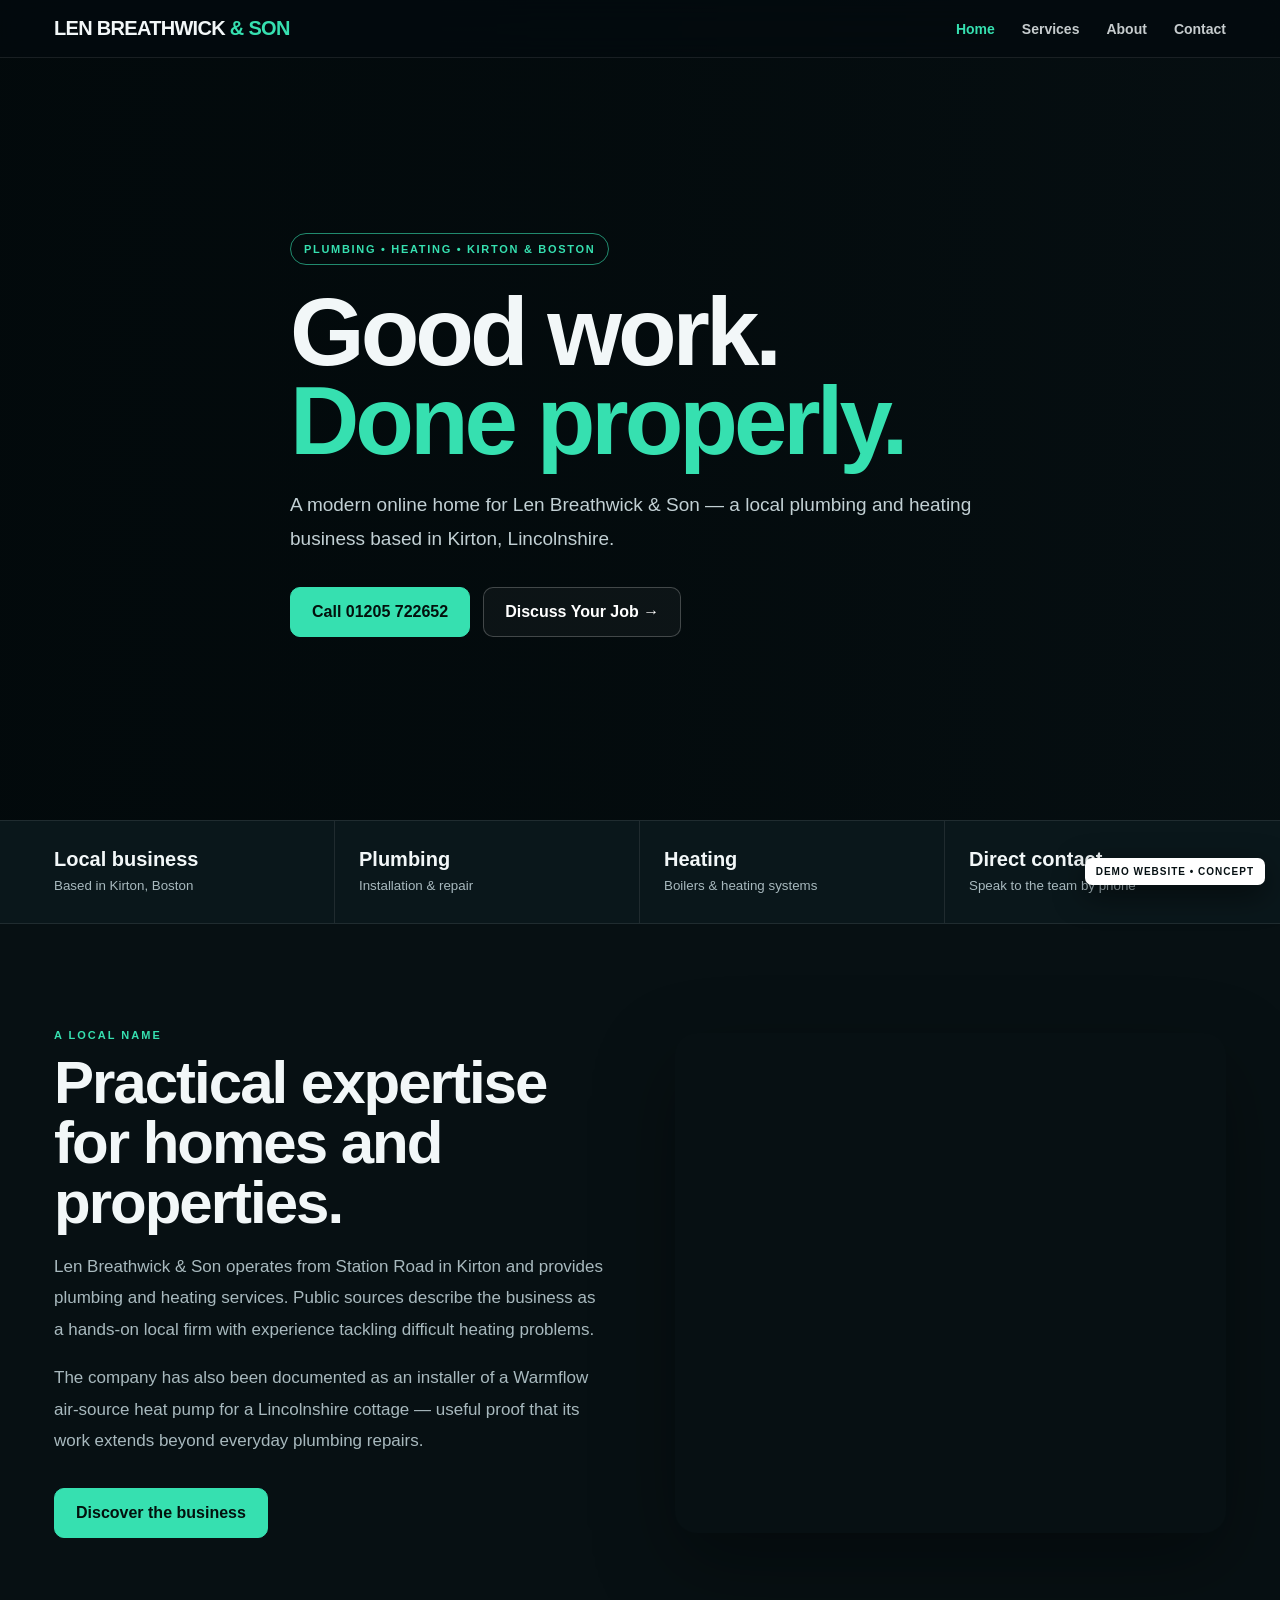
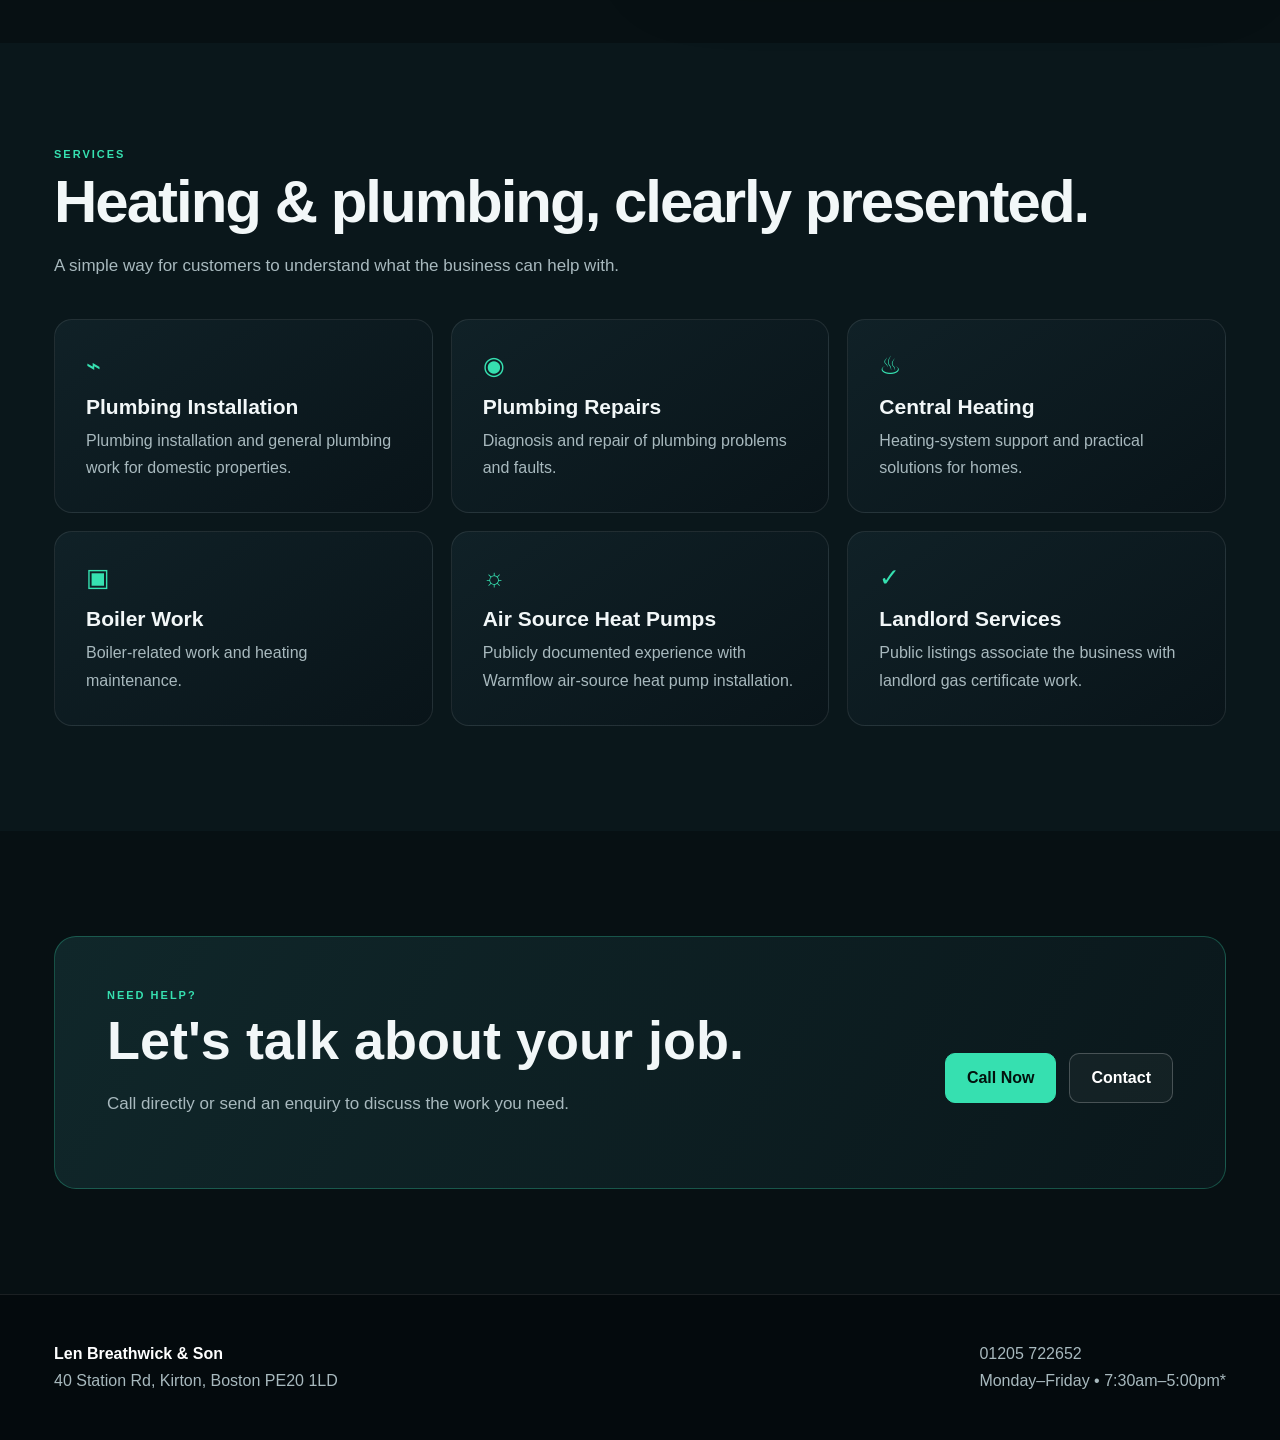
<file: index.html>
<!doctype html><html lang="en"><head><meta charset="utf-8"><meta name="viewport" content="width=device-width,initial-scale=1"><title>Len Breathwick & Son | Plumbing & Heating</title><meta name="description" content="Len Breathwick & Son — local plumbing and heating services in Kirton, Boston and Lincolnshire."><link rel="stylesheet" href="style.css"></head><body><nav class="nav"><div class="navin"><a class="brand" href="index.html">LEN BREATHWICK <i>& SON</i></a><button class="menu" onclick="document.querySelector('.links').classList.toggle('open')">☰</button><div class="links"><a class="active" href="index.html">Home</a><a href="services.html">Services</a><a href="about.html">About</a><a href="contact.html">Contact</a></div></div></nav><header class="hero"><div class="wrap"><span class="eyebrow">PLUMBING • HEATING • KIRTON & BOSTON</span><h1>Good work.<br><span>Done properly.</span></h1><p>A modern online home for Len Breathwick & Son — a local plumbing and heating business based in Kirton, Lincolnshire.</p><div class="actions"><a class="btn" href="tel:01205722652">Call 01205 722652</a><a class="btn alt" href="contact.html">Discuss Your Job →</a></div></div></header><div class="trust"><div class="trustgrid"><div class="trustitem"><strong>Local business</strong><small>Based in Kirton, Boston</small></div><div class="trustitem"><strong>Plumbing</strong><small>Installation & repair</small></div><div class="trustitem"><strong>Heating</strong><small>Boilers & heating systems</small></div><div class="trustitem"><strong>Direct contact</strong><small>Speak to the team by phone</small></div></div></div><section><div class="wrap"><div class="split"><div><div class="kicker">A local name</div><h2 class="sectiontitle">Practical expertise for homes and properties.</h2><p class="lead">Len Breathwick & Son operates from Station Road in Kirton and provides plumbing and heating services. Public sources describe the business as a hands-on local firm with experience tackling difficult heating problems.</p><p class="lead">The company has also been documented as an installer of a Warmflow air-source heat pump for a Lincolnshire cottage — useful proof that its work extends beyond everyday plumbing repairs.</p><div class="actions"><a class="btn" href="about.html">Discover the business</a></div></div><div class="photo"></div></div></div></section><section class="band"><div class="wrap"><div class="kicker">Services</div><h2 class="sectiontitle">Heating & plumbing, clearly presented.</h2><p class="lead">A simple way for customers to understand what the business can help with.</p><div class="cards"><article class="card"><div class="icon">⌁</div><h3>Plumbing Installation</h3><p>Plumbing installation and general plumbing work for domestic properties.</p></article><article class="card"><div class="icon">◉</div><h3>Plumbing Repairs</h3><p>Diagnosis and repair of plumbing problems and faults.</p></article><article class="card"><div class="icon">♨</div><h3>Central Heating</h3><p>Heating-system support and practical solutions for homes.</p></article><article class="card"><div class="icon">▣</div><h3>Boiler Work</h3><p>Boiler-related work and heating maintenance.</p></article><article class="card"><div class="icon">☼</div><h3>Air Source Heat Pumps</h3><p>Publicly documented experience with Warmflow air-source heat pump installation.</p></article><article class="card"><div class="icon">✓</div><h3>Landlord Services</h3><p>Public listings associate the business with landlord gas certificate work.</p></article></div></div></section><section><div class="wrap"><div class="cta"><div><div class="kicker">Need help?</div><h2>Let's talk about your job.</h2><p class="lead">Call directly or send an enquiry to discuss the work you need.</p></div><div class="actions"><a class="btn" href="tel:01205722652">Call Now</a><a class="btn alt" href="contact.html">Contact</a></div></div></div></section><footer><div class="footerin"><div><b>Len Breathwick & Son</b><br>40 Station Rd, Kirton, Boston PE20 1LD</div><div>01205 722652<br>Monday–Friday • 7:30am–5:00pm*</div></div></footer><div class="badge">DEMO WEBSITE • CONCEPT</div></body></html>
</file>
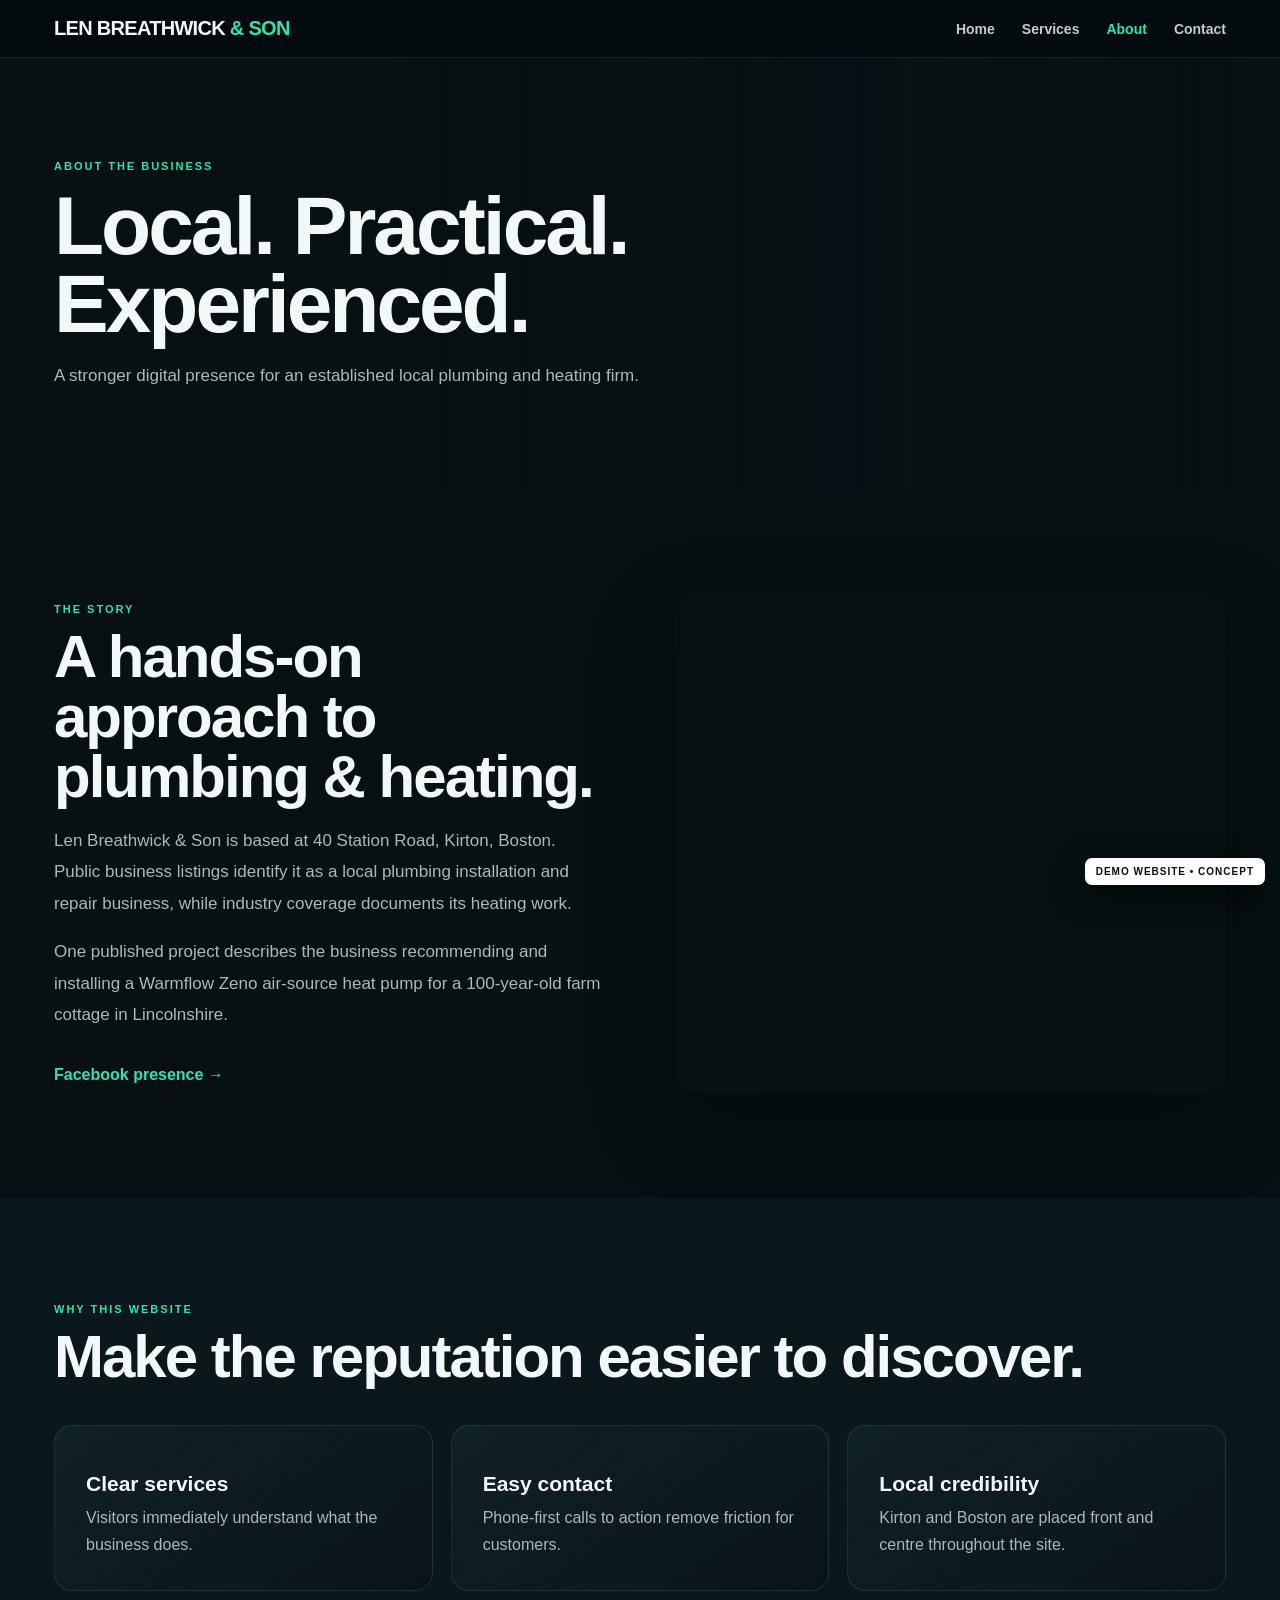
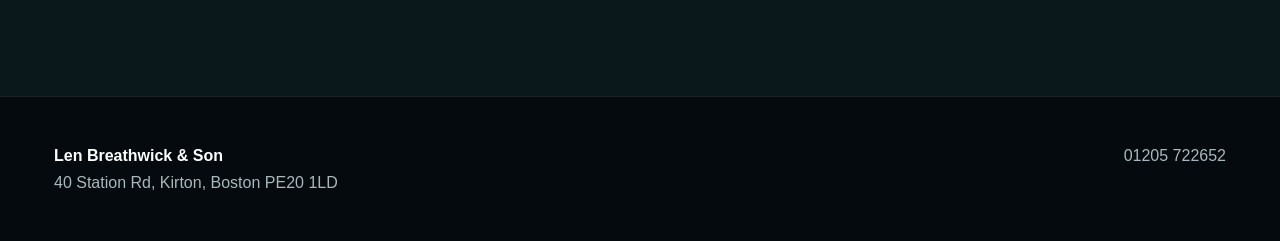
<file: about.html>
<!doctype html><html lang="en"><head><meta charset="utf-8"><meta name="viewport" content="width=device-width,initial-scale=1"><title>About | Len Breathwick & Son</title><link rel="stylesheet" href="style.css"></head><body><nav class="nav"><div class="navin"><a class="brand" href="index.html">LEN BREATHWICK <i>& SON</i></a><button class="menu" onclick="document.querySelector('.links').classList.toggle('open')">☰</button><div class="links"><a href="index.html">Home</a><a href="services.html">Services</a><a class="active" href="about.html">About</a><a href="contact.html">Contact</a></div></div></nav><header class="pagehero"><div class="wrap"><div class="kicker">About the business</div><h1>Local. Practical.<br>Experienced.</h1><p class="lead">A stronger digital presence for an established local plumbing and heating firm.</p></div></header><section><div class="wrap"><div class="split"><div><div class="kicker">The story</div><h2 class="sectiontitle">A hands-on approach to plumbing & heating.</h2><p class="lead">Len Breathwick & Son is based at 40 Station Road, Kirton, Boston. Public business listings identify it as a local plumbing installation and repair business, while industry coverage documents its heating work.</p><p class="lead">One published project describes the business recommending and installing a Warmflow Zeno air-source heat pump for a 100-year-old farm cottage in Lincolnshire.</p><a class="social" href="https://www.facebook.com/" target="_blank" rel="noopener">Facebook presence →</a></div><div class="photo"></div></div></div></section><section class="band"><div class="wrap"><div class="kicker">Why this website</div><h2 class="sectiontitle">Make the reputation easier to discover.</h2><div class="cards"><article class="card"><h3>Clear services</h3><p>Visitors immediately understand what the business does.</p></article><article class="card"><h3>Easy contact</h3><p>Phone-first calls to action remove friction for customers.</p></article><article class="card"><h3>Local credibility</h3><p>Kirton and Boston are placed front and centre throughout the site.</p></article></div></div></section><footer><div class="footerin"><div><b>Len Breathwick & Son</b><br>40 Station Rd, Kirton, Boston PE20 1LD</div><div>01205 722652</div></div></footer><div class="badge">DEMO WEBSITE • CONCEPT</div></body></html>
</file>
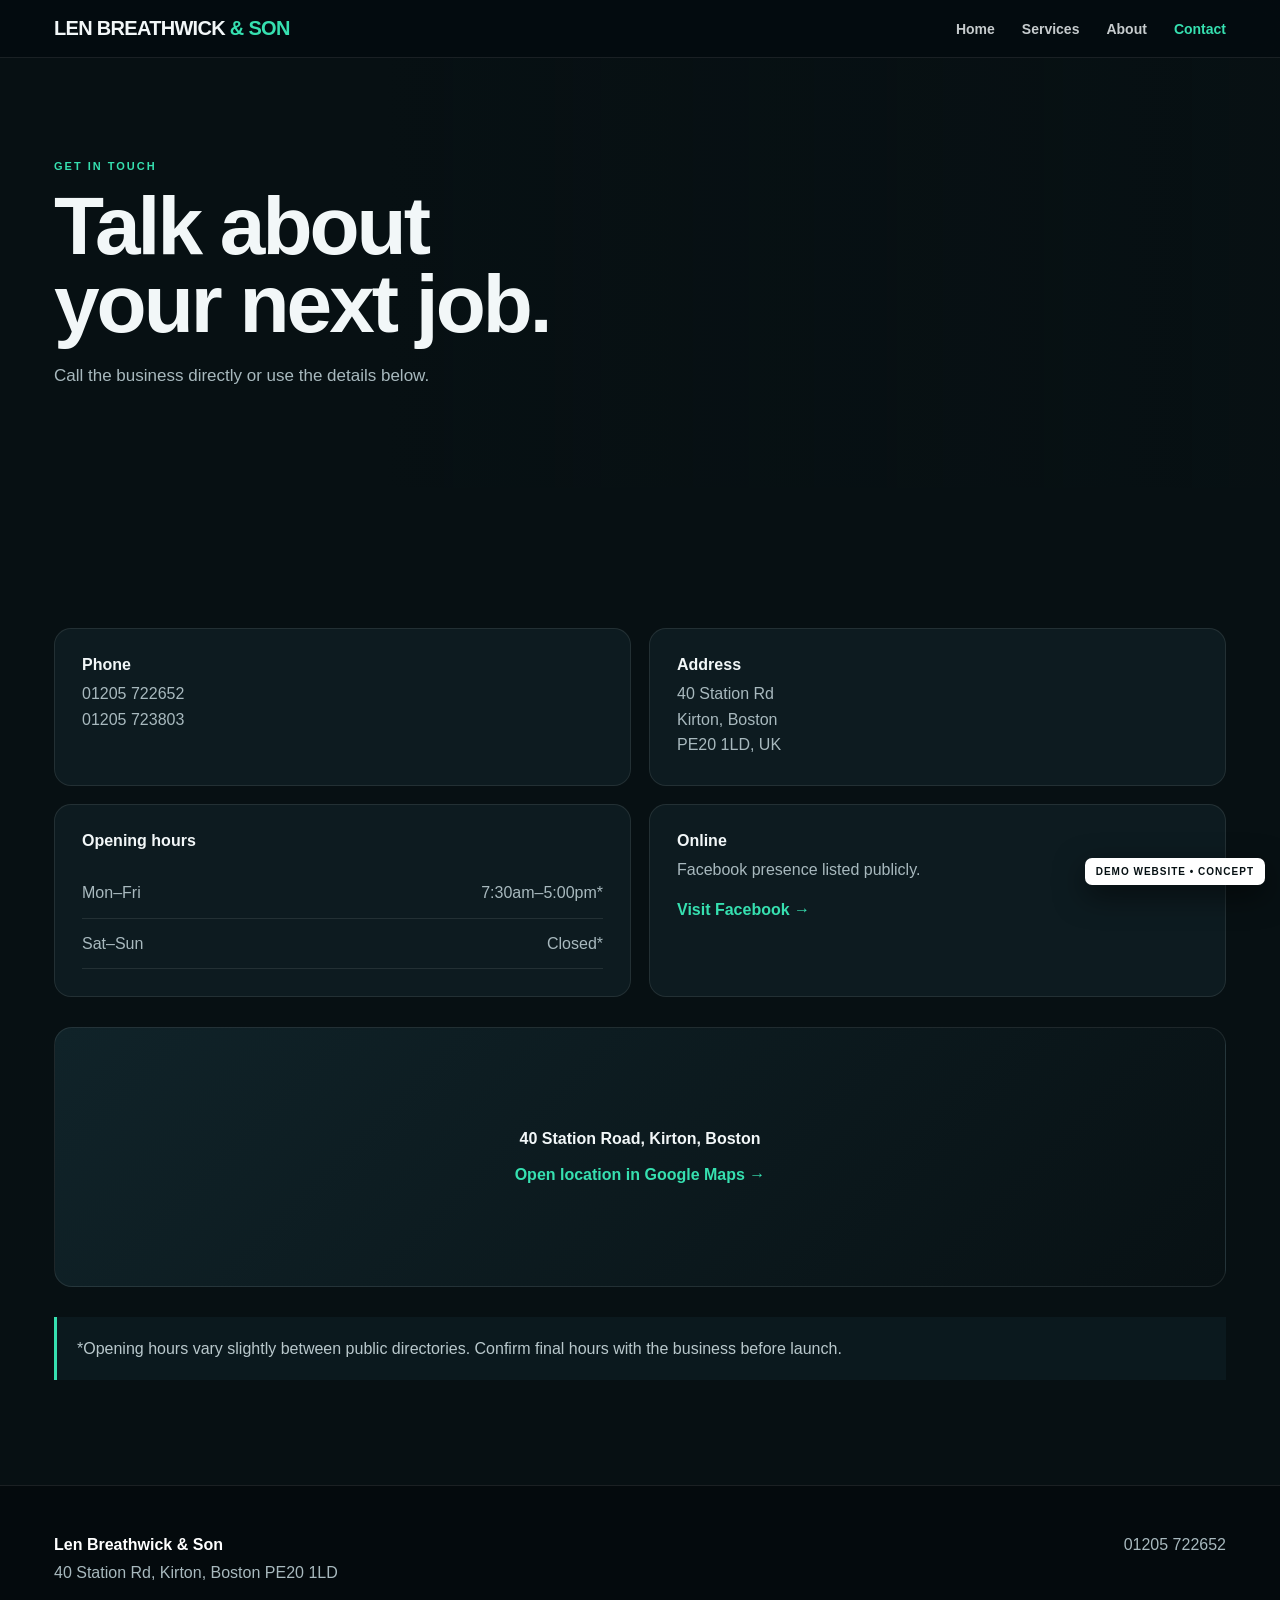
<file: contact.html>
<!doctype html><html lang="en"><head><meta charset="utf-8"><meta name="viewport" content="width=device-width,initial-scale=1"><title>Contact | Len Breathwick & Son</title><link rel="stylesheet" href="style.css"></head><body><nav class="nav"><div class="navin"><a class="brand" href="index.html">LEN BREATHWICK <i>& SON</i></a><button class="menu" onclick="document.querySelector('.links').classList.toggle('open')">☰</button><div class="links"><a href="index.html">Home</a><a href="services.html">Services</a><a href="about.html">About</a><a class="active" href="contact.html">Contact</a></div></div></nav><header class="pagehero"><div class="wrap"><div class="kicker">Get in touch</div><h1>Talk about<br>your next job.</h1><p class="lead">Call the business directly or use the details below.</p></div></header><section><div class="wrap"><div class="contactgrid"><div class="contact"><strong>Phone</strong><span><a href="tel:01205722652">01205 722652</a><br><a href="tel:01205723803">01205 723803</a></span></div><div class="contact"><strong>Address</strong><span>40 Station Rd<br>Kirton, Boston<br>PE20 1LD, UK</span></div><div class="contact"><strong>Opening hours</strong><div class="hours"><div><span>Mon–Fri</span><span>7:30am–5:00pm*</span></div><div><span>Sat–Sun</span><span>Closed*</span></div></div></div><div class="contact"><strong>Online</strong><span>Facebook presence listed publicly.</span><br><a class="social" href="https://www.facebook.com/" target="_blank" rel="noopener">Visit Facebook →</a></div></div><div class="map"><div><strong>40 Station Road, Kirton, Boston</strong><br><br><a href="https://www.google.com/maps/search/?api=1&query=40+Station+Rd%2C+Kirton%2C+Boston+PE20+1LD" target="_blank" rel="noopener">Open location in Google Maps →</a></div></div><div class="note">*Opening hours vary slightly between public directories. Confirm final hours with the business before launch.</div></div></section><footer><div class="footerin"><div><b>Len Breathwick & Son</b><br>40 Station Rd, Kirton, Boston PE20 1LD</div><div><a href="tel:01205722652">01205 722652</a></div></div></footer><div class="badge">DEMO WEBSITE • CONCEPT</div></body></html>
</file>
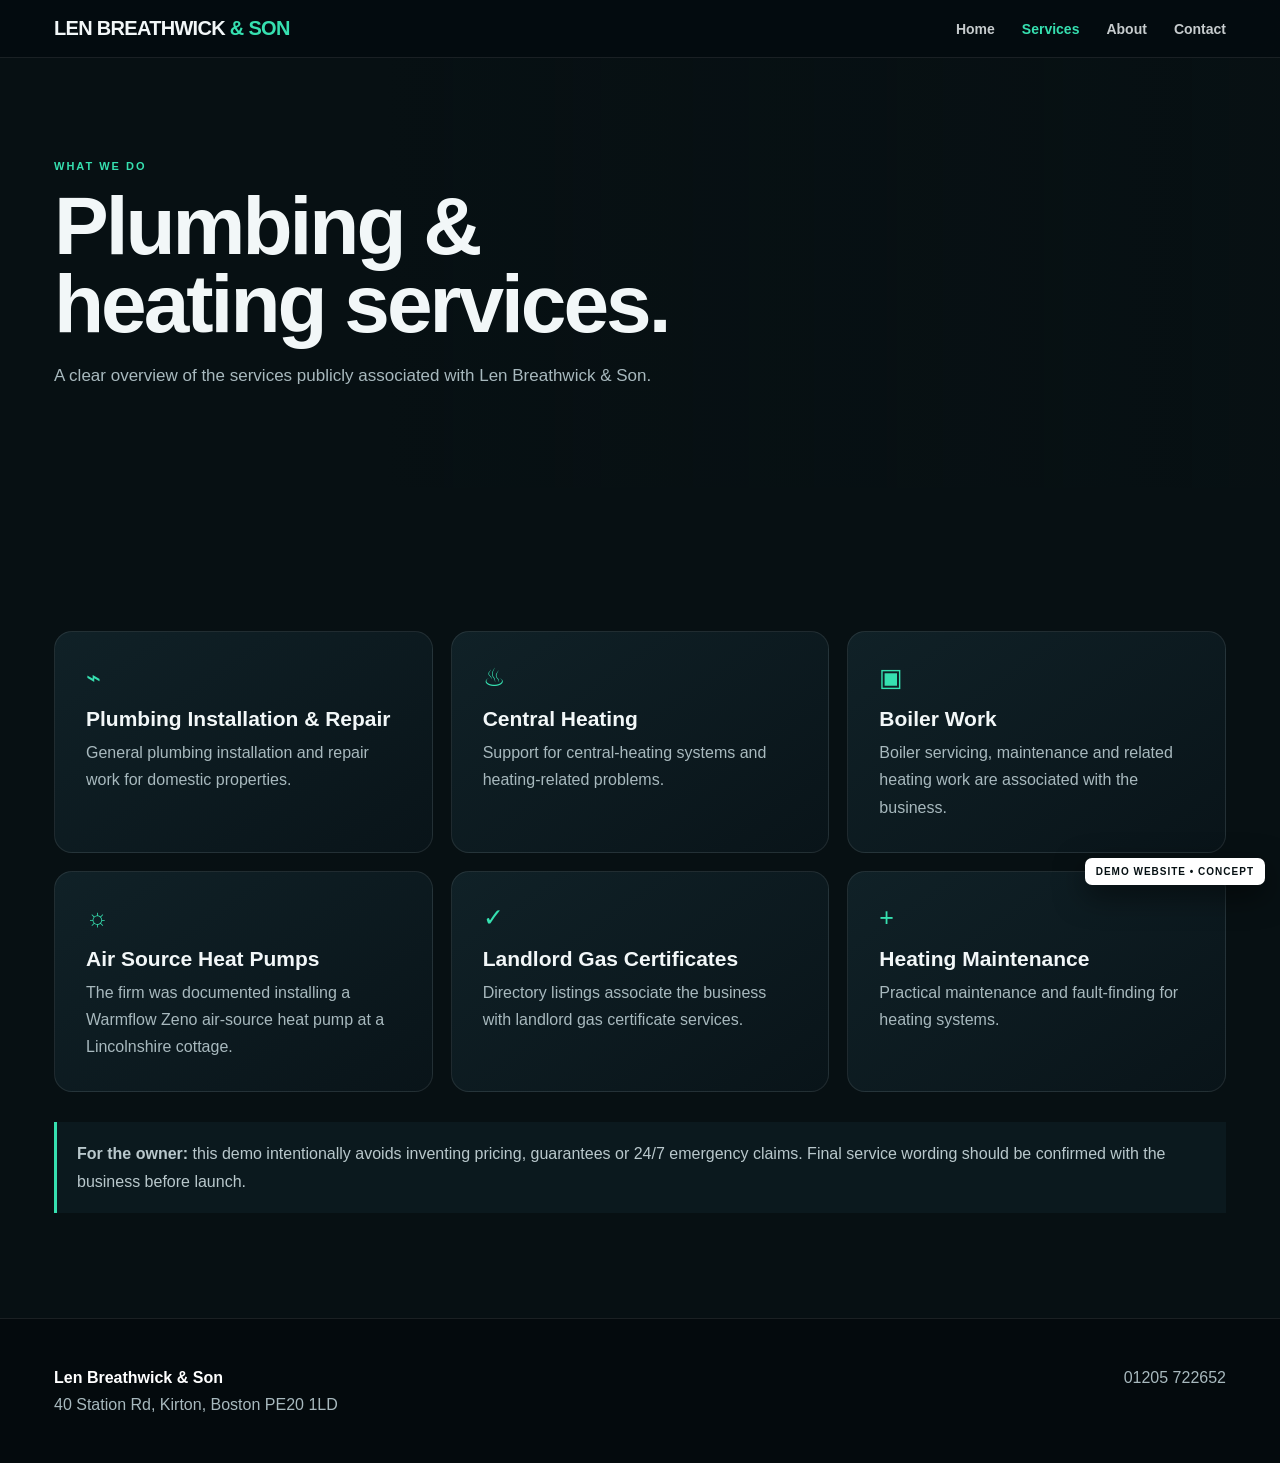
<file: services.html>
<!doctype html><html lang="en"><head><meta charset="utf-8"><meta name="viewport" content="width=device-width,initial-scale=1"><title>Services | Len Breathwick & Son</title><link rel="stylesheet" href="style.css"></head><body><nav class="nav"><div class="navin"><a class="brand" href="index.html">LEN BREATHWICK <i>& SON</i></a><button class="menu" onclick="document.querySelector('.links').classList.toggle('open')">☰</button><div class="links"><a href="index.html">Home</a><a class="active" href="services.html">Services</a><a href="about.html">About</a><a href="contact.html">Contact</a></div></div></nav><header class="pagehero"><div class="wrap"><div class="kicker">What we do</div><h1>Plumbing &<br>heating services.</h1><p class="lead">A clear overview of the services publicly associated with Len Breathwick & Son.</p></div></header><section><div class="wrap"><div class="cards"><article class="card"><div class="icon">⌁</div><h3>Plumbing Installation & Repair</h3><p>General plumbing installation and repair work for domestic properties.</p></article><article class="card"><div class="icon">♨</div><h3>Central Heating</h3><p>Support for central-heating systems and heating-related problems.</p></article><article class="card"><div class="icon">▣</div><h3>Boiler Work</h3><p>Boiler servicing, maintenance and related heating work are associated with the business.</p></article><article class="card"><div class="icon">☼</div><h3>Air Source Heat Pumps</h3><p>The firm was documented installing a Warmflow Zeno air-source heat pump at a Lincolnshire cottage.</p></article><article class="card"><div class="icon">✓</div><h3>Landlord Gas Certificates</h3><p>Directory listings associate the business with landlord gas certificate services.</p></article><article class="card"><div class="icon">+</div><h3>Heating Maintenance</h3><p>Practical maintenance and fault-finding for heating systems.</p></article></div><div class="note"><strong>For the owner:</strong> this demo intentionally avoids inventing pricing, guarantees or 24/7 emergency claims. Final service wording should be confirmed with the business before launch.</div></div></section><footer><div class="footerin"><div><b>Len Breathwick & Son</b><br>40 Station Rd, Kirton, Boston PE20 1LD</div><div>01205 722652</div></div></footer><div class="badge">DEMO WEBSITE • CONCEPT</div></body></html>
</file>
<file: style.css>
:root{--bg:#071013;--panel:#0d1b20;--line:rgba(255,255,255,.09);--text:#f2f7f8;--muted:#a8b9be;--accent:#36e0b0;--accent2:#8af5d5}*{box-sizing:border-box}html{scroll-behavior:smooth}body{margin:0;background:var(--bg);color:var(--text);font-family:Inter,Arial,sans-serif}a{text-decoration:none;color:inherit}.nav{position:fixed;inset:0 0 auto;z-index:50;background:rgba(4,11,14,.72);backdrop-filter:blur(18px);border-bottom:1px solid var(--line)}.navin{max-width:1220px;margin:auto;padding:17px 24px;display:flex;align-items:center;justify-content:space-between}.brand{font-size:20px;font-weight:900;letter-spacing:-.7px}.brand i{font-style:normal;color:var(--accent)}.links{display:flex;gap:27px;align-items:center;font-size:14px;font-weight:800}.links a{opacity:.82}.links a:hover,.links .active{opacity:1;color:var(--accent)}.menu{display:none;background:none;border:0;color:#fff;font-size:27px}.wrap{max-width:1220px;margin:auto;padding:0 24px}.hero{min-height:820px;display:flex;align-items:center;padding:150px 0 100px;background:linear-gradient(90deg,rgba(2,9,11,.94) 0%,rgba(2,9,11,.73) 47%,rgba(2,9,11,.22)),url('https://images.unsplash.com/photo-1607472586893-edb57bdc0e39?auto=format&fit=crop&w=2000&q=88') center/cover}.eyebrow{display:inline-flex;border:1px solid rgba(54,224,176,.6);color:var(--accent);padding:9px 13px;border-radius:99px;font-size:11px;font-weight:900;letter-spacing:1.7px}.hero h1{font-size:clamp(50px,7.8vw,96px);line-height:.93;letter-spacing:-4px;max-width:920px;margin:22px 0}.hero h1 span{color:var(--accent)}.hero p{max-width:700px;font-size:19px;line-height:1.8;color:#c2d0d4}.actions{display:flex;gap:13px;flex-wrap:wrap;margin-top:31px}.btn{display:inline-flex;align-items:center;justify-content:center;padding:15px 21px;border-radius:10px;font-weight:900;border:1px solid var(--accent);background:var(--accent);color:#03110d;transition:.2s}.btn:hover{transform:translateY(-2px);box-shadow:0 12px 35px rgba(54,224,176,.18)}.btn.alt{background:rgba(255,255,255,.04);border-color:rgba(255,255,255,.22);color:#fff}.trust{background:#0a171b;border-block:1px solid var(--line)}.trustgrid{max-width:1220px;margin:auto;display:grid;grid-template-columns:repeat(4,1fr)}.trustitem{padding:27px 24px;border-right:1px solid var(--line)}.trustitem:last-child{border:0}.trustitem strong{display:block;font-size:20px}.trustitem small{color:var(--muted);display:block;margin-top:5px;line-height:1.5}section{padding:105px 0}.kicker{font-size:11px;font-weight:900;letter-spacing:2px;color:var(--accent);text-transform:uppercase}.split{display:grid;grid-template-columns:1fr 1fr;gap:70px;align-items:center}.sectiontitle{font-size:clamp(36px,5vw,60px);line-height:1;letter-spacing:-2px;margin:12px 0 18px}.lead{font-size:17px;line-height:1.85;color:var(--muted)}.photo{min-height:500px;border-radius:22px;background:url('https://images.unsplash.com/photo-1600566753190-17f0baa2a6c3?auto=format&fit=crop&w=1400&q=85') center/cover;box-shadow:0 30px 80px rgba(0,0,0,.35)}.cards{display:grid;grid-template-columns:repeat(3,1fr);gap:18px;margin-top:38px}.card{position:relative;padding:31px;border:1px solid var(--line);border-radius:18px;background:linear-gradient(145deg,#102127,#091419);overflow:hidden;transition:.25s}.card:after{content:'';position:absolute;inset:auto -20% -55% -20%;height:150px;background:radial-gradient(circle,rgba(54,224,176,.12),transparent 65%);opacity:0;transition:.25s}.card:hover{transform:translateY(-6px);border-color:rgba(54,224,176,.45)}.card:hover:after{opacity:1}.icon{font-size:25px;color:var(--accent)}.card h3{font-size:21px;margin:15px 0 8px}.card p{color:var(--muted);line-height:1.7;margin:0}.band{background:#0a171b}.cta{border:1px solid rgba(54,224,176,.28);border-radius:22px;padding:52px;background:linear-gradient(120deg,#10272a,#0a171b);display:flex;justify-content:space-between;align-items:center;gap:30px}.cta h2{font-size:clamp(32px,5vw,54px);margin:8px 0}.contactgrid{display:grid;grid-template-columns:1fr 1fr;gap:18px;margin-top:35px}.contact{padding:27px;border:1px solid var(--line);border-radius:17px;background:var(--panel)}.contact strong{display:block;margin-bottom:7px}.contact span{color:var(--muted);line-height:1.6}.hours{margin-top:18px}.hours div{display:flex;justify-content:space-between;border-bottom:1px solid var(--line);padding:12px 0;color:var(--muted)}footer{padding:45px 0;border-top:1px solid var(--line);background:#040a0d}.footerin{max-width:1220px;margin:auto;padding:0 24px;display:flex;justify-content:space-between;gap:25px;flex-wrap:wrap;color:var(--muted);line-height:1.7}.footerin b{color:#fff}.badge{position:fixed;right:15px;bottom:15px;z-index:100;background:#fff;color:#061013;padding:8px 11px;border-radius:7px;font-size:10px;font-weight:900;letter-spacing:1px;box-shadow:0 10px 30px #0008}.pagehero{padding:160px 0 80px;background:linear-gradient(90deg,#071013 30%,rgba(7,16,19,.62)),url('https://images.unsplash.com/photo-1558618666-fcd25c85cd64?auto=format&fit=crop&w=1800&q=85') center/cover}.pagehero h1{font-size:clamp(48px,7vw,82px);line-height:.95;letter-spacing:-3px;margin:15px 0}.note{padding:18px 20px;border-left:3px solid var(--accent);background:#0b191e;color:#b9c8cc;line-height:1.7;margin-top:30px}.map{margin-top:30px;border-radius:18px;overflow:hidden;border:1px solid var(--line);min-height:260px;background:linear-gradient(135deg,#102329,#081114);display:flex;align-items:center;justify-content:center;text-align:center}.map a{color:var(--accent);font-weight:900}.social{display:inline-flex;margin-top:18px;color:var(--accent);font-weight:900}@media(max-width:800px){.links{display:none;position:absolute;top:68px;left:0;right:0;background:#071013;padding:20px 24px;flex-direction:column;align-items:flex-start;border-bottom:1px solid var(--line)}.links.open{display:flex}.menu{display:block}.hero{min-height:740px}.trustgrid,.cards,.split,.contactgrid{grid-template-columns:1fr}.trustitem{border-right:0;border-bottom:1px solid var(--line)}.photo{min-height:350px}.cta{flex-direction:column;align-items:flex-start}section{padding:75px 0}}
</file>
